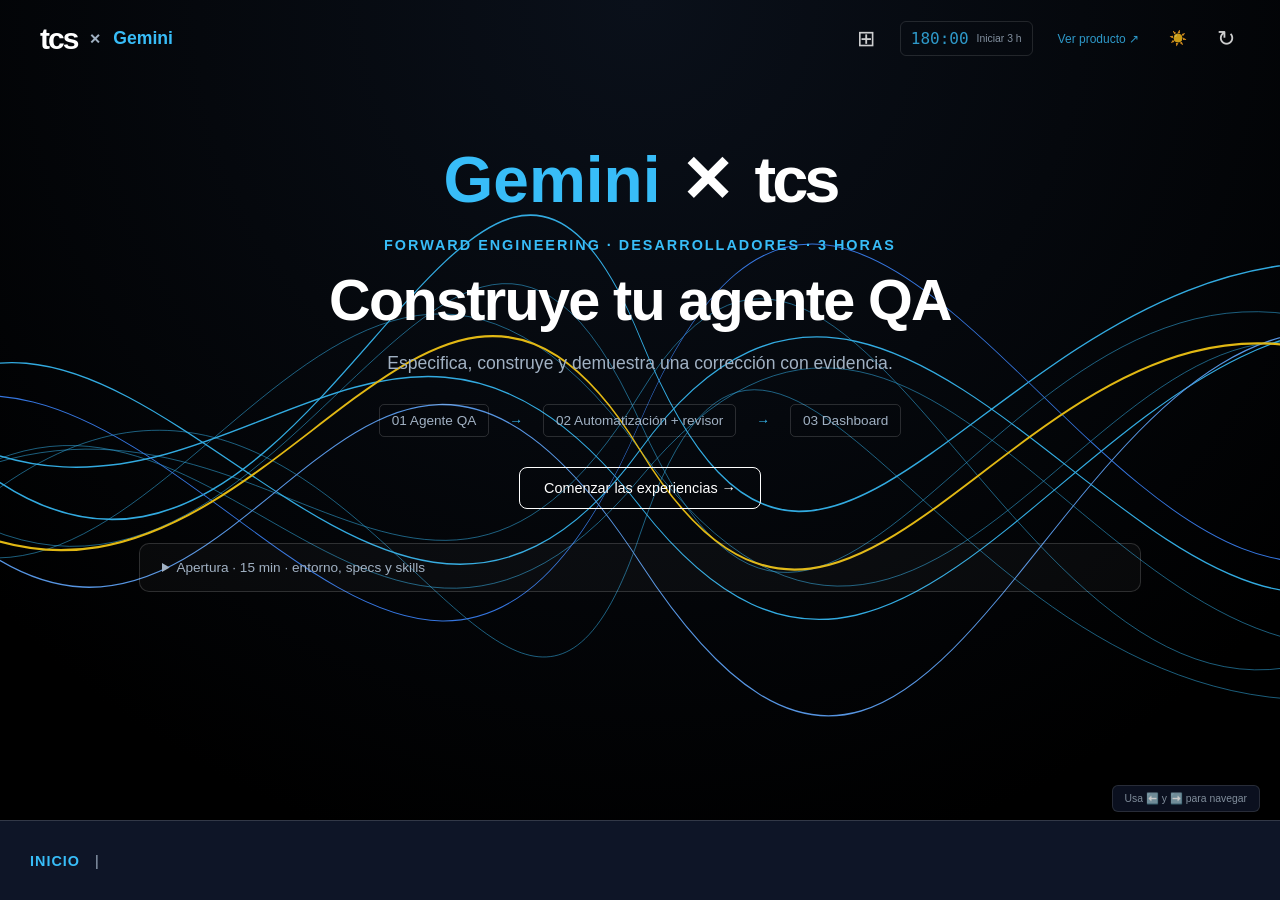
<file: WORKSHOP_GEMINI.html>
<!doctype html>
<html lang="es">
  <head>
    <meta charset="UTF-8" />
    <meta name="viewport" content="width=device-width, initial-scale=1.0" />
    <meta
      name="description"
      content="Workshop de tres horas para construir un agente QA, automatizarlo con un revisor y crear un dashboard con specs y skills."
    />
    <title>Agente QA · Workshop Gemini y Antigravity</title>
    <style>
      :root {
        --bg-color-start: #0a101a;
        --bg-color-end: #000000;
        --text-main: #ffffff;
        --text-muted: #64748b;
        --accent-blue: #38bdf8;
        --accent-blue-hover: #0ea5e9;
        --nav-bg: rgba(15, 23, 42, 0.95);
        --card-bg: rgba(255, 255, 255, 0.03);
        --card-border: rgba(255, 255, 255, 0.15);
        --wave-opacity: 0.9;
        --btn-next-bg: linear-gradient(90deg, #38bdf8 0%, #3b82f6 100%);
      }

      body.light-mode {
        --bg-color-start: #f1f5f9;
        --bg-color-end: #e2e8f0;
        --text-main: #0f172a;
        --text-muted: #64748b;
        --accent-blue: #0284c7;
        --accent-blue-hover: #0369a1;
        --nav-bg: rgba(255, 255, 255, 0.95);
        --card-bg: rgba(255, 255, 255, 0.8);
        --card-border: rgba(0, 0, 0, 0.1);
        --wave-opacity: 0.3;
        --btn-next-bg: linear-gradient(90deg, #0ea5e9 0%, #2563eb 100%);
      }

      body,
      html {
        margin: 0;
        padding: 0;
        font-family:
          -apple-system, BlinkMacSystemFont, "Segoe UI", Roboto, Oxygen, Ubuntu,
          Cantarell, sans-serif;
        background: radial-gradient(
          circle at top center,
          var(--bg-color-start) 0%,
          var(--bg-color-end) 80%
        );
        color: var(--text-main);
        overflow: hidden;
        height: 100vh;
        transition:
          background 0.5s ease,
          color 0.5s ease;
      }

      .app-container {
        position: relative;
        height: 100vh;
        display: flex;
        flex-direction: column;
      }

      .hidden {
        display: none !important;
      }
      .invisible {
        visibility: hidden !important;
      }

      /* Fondo Animado con líneas muy delgadas */
      .animated-waves-container {
        position: absolute;
        top: 0;
        left: 0;
        width: 100%;
        height: 100%;
        z-index: 0;
        overflow: hidden;
        opacity: var(--wave-opacity);
        transition: opacity 0.5s ease;
      }
      .waves {
        width: 100%;
        height: 100%;
      }
      .wave {
        animation: wave-movement 15s infinite ease-in-out;
        transform-origin: center;
      }

      .wave1 {
        animation-duration: 28s;
        stroke: var(--accent-blue);
      }
      .wave2 {
        animation-duration: 32s;
        animation-direction: reverse;
        stroke: var(--accent-blue);
      }
      .wave3 {
        animation-duration: 25s;
        stroke: var(--accent-blue);
      }
      .wave4 {
        animation-duration: 35s;
        animation-direction: reverse;
        stroke: var(--accent-blue);
      }
      .wave5 {
        animation-duration: 30s;
        stroke: var(--accent-blue);
      }
      .wave6 {
        animation-duration: 22s;
        animation-direction: reverse;
        stroke: var(--accent-blue);
      }
      .wave8 {
        animation-duration: 27s;
        stroke: var(--accent-blue);
      }
      .wave9 {
        animation-duration: 33s;
        animation-direction: reverse;
        stroke: var(--accent-blue);
      }

      .wave10 {
        animation-duration: 31s;
        stroke: #3b82f6;
      }
      .wave11 {
        animation-duration: 26s;
        animation-direction: reverse;
        stroke: #60a5fa;
      }
      .wave7 {
        animation-duration: 29s;
        stroke: #facc15;
      }

      @keyframes wave-movement {
        0% {
          transform: translateX(0) scaleY(1);
        }
        50% {
          transform: translateX(-3%) scaleY(1.08);
        }
        100% {
          transform: translateX(0) scaleY(1);
        }
      }

      /* HEADER Y BARRA SUPERIOR */
      .app-header {
        position: relative;
        z-index: 10;
        padding: 20px 40px;
        display: flex;
        justify-content: space-between;
        align-items: center;
      }

      .logo-container {
        display: flex;
        align-items: center;
        gap: 12px;
        cursor: pointer;
        transition: opacity 0.2s;
      }
      .logo-container:hover {
        opacity: 0.8;
      }

      .tcs-logo-header {
        height: 26px;
        transition: filter 0.3s ease;
      }
      .tcs-inline-logo {
        height: 50px;
        vertical-align: middle;
        transition: filter 0.3s ease;
      }

      body:not(.light-mode) .tcs-logo-header,
      body:not(.light-mode) .tcs-inline-logo {
        filter: brightness(0) invert(1);
      }

      .brand-cross {
        color: var(--text-muted);
        font-size: 0.9rem;
        font-weight: bold;
      }
      .brand-gemini {
        color: var(--accent-blue);
        font-weight: 700;
        font-size: 1.1rem;
      }

      .top-controls {
        display: flex;
        align-items: center;
        gap: 20px;
      }
      .control-btn {
        background: none;
        border: none;
        color: var(--text-main);
        font-size: 1.2rem;
        cursor: pointer;
        display: flex;
        align-items: center;
        gap: 8px;
        opacity: 0.8;
        transition: opacity 0.2s;
        padding: 5px;
      }
      .control-btn:hover {
        opacity: 1;
      }
      .lang-text {
        font-size: 0.9rem;
        font-weight: bold;
      }

      /* CONTENIDO PRINCIPAL */
      .main-content {
        flex: 1;
        display: flex;
        align-items: center;
        justify-content: center;
        text-align: center;
        padding: 20px;
        padding-bottom: 90px;
        width: 100%;
        box-sizing: border-box;
        position: relative;
        z-index: 10;
      }
      .screen-view {
        width: 100%;
        max-width: 1200px;
      }

      .btn-primary {
        background-color: transparent;
        border: 1px solid var(--text-main);
        color: var(--text-main);
        padding: 12px 24px;
        border-radius: 8px;
        font-size: 1.1rem;
        cursor: pointer;
        transition: all 0.3s ease;
      }
      .btn-primary:hover {
        background-color: rgba(150, 150, 150, 0.2);
      }

      .highlight-gemini {
        color: var(--accent-blue);
        font-weight: 700;
      }
      .main-title {
        font-size: 4rem;
        margin-bottom: 10px;
        display: flex;
        align-items: center;
        justify-content: center;
        gap: 20px;
      }
      .subtitle {
        font-size: 3.5rem;
        font-weight: 600;
        margin: 0 0 20px 0;
      }
      .description {
        font-size: 1.2rem;
        color: var(--text-muted);
        margin-bottom: 40px;
      }

      .section-eyebrow {
        color: var(--accent-blue);
        font-weight: 700;
        letter-spacing: 2px;
        text-transform: uppercase;
        font-size: 0.9rem;
      }
      .section-title {
        font-size: 2.5rem;
        margin-bottom: 50px;
      }
      .modules-grid {
        display: flex;
        gap: 20px;
        justify-content: center;
        flex-wrap: wrap;
      }
      .module-card {
        background: var(--card-bg);
        border: 1px solid var(--card-border);
        border-radius: 12px;
        padding: 30px;
        width: 250px;
        text-align: left;
        cursor: pointer;
        transition:
          transform 0.2s,
          border-color 0.2s;
        backdrop-filter: blur(8px);
      }
      .module-card:hover {
        transform: translateY(-5px);
        border-color: var(--accent-blue);
      }
      .module-number {
        background: var(--text-main);
        color: var(--bg-color-start);
        width: 30px;
        height: 30px;
        border-radius: 50%;
        display: flex;
        align-items: center;
        justify-content: center;
        font-weight: bold;
        margin-bottom: 20px;
      }
      .module-card-title {
        margin-top: 0;
        font-size: 1.2rem;
      }
      .module-card-desc {
        color: var(--text-muted);
        font-size: 0.95rem;
        line-height: 1.4;
      }

      .content-container {
        background: var(--nav-bg);
        padding: 50px;
        border-radius: 16px;
        border: 1px solid var(--card-border);
        max-width: 800px;
        margin: 0 auto;
        backdrop-filter: blur(10px);
      }
      .content-title {
        font-size: 2rem;
        margin-bottom: 30px;
      }
      .content-body {
        font-size: 1.2rem;
        min-height: 200px;
      }

      .congrats-title {
        font-size: 5rem;
        margin-bottom: 20px;
        animation: pop-in 0.5s cubic-bezier(0.175, 0.885, 0.32, 1.275) forwards;
      }
      .congrats-text {
        font-size: 1.5rem;
        color: var(--text-muted);
        margin-bottom: 40px;
      }
      @keyframes pop-in {
        0% {
          transform: scale(0.8);
          opacity: 0;
        }
        100% {
          transform: scale(1);
          opacity: 1;
        }
      }

      .confetti-container {
        position: absolute;
        top: 0;
        left: 0;
        width: 100%;
        height: 100%;
        pointer-events: none;
        z-index: 100;
        overflow: hidden;
      }
      .confetti {
        position: absolute;
        top: -20px;
        width: 10px;
        height: 20px;
        opacity: 0;
        animation: fall linear forwards;
      }
      @keyframes fall {
        0% {
          transform: translateY(-10vh) rotate(0deg);
          opacity: 1;
        }
        100% {
          transform: translateY(110vh) rotate(720deg);
          opacity: 0;
        }
      }

      /* BARRA INFERIOR SIEMPRE VISIBLE */
      .bottom-nav {
        position: fixed;
        bottom: 0;
        left: 0;
        width: 100%;
        height: 85px;
        background-color: var(--nav-bg);
        border-top: 1px solid var(--card-border);
        display: flex;
        align-items: center;
        justify-content: space-between;
        padding: 0 30px;
        box-sizing: border-box;
        z-index: 200;
        backdrop-filter: blur(15px);
      }

      .nav-module-label {
        font-weight: 700;
        color: var(--accent-blue);
        letter-spacing: 1px;
        font-size: 0.9rem;
        display: flex;
        align-items: center;
        gap: 15px;
        min-width: 120px;
      }
      .nav-divider {
        color: var(--text-muted);
        font-weight: 300;
      }

      .nav-progress-segments {
        display: flex;
        align-items: flex-start;
        gap: 5px;
        flex: 1;
        max-width: 800px;
        margin: 0 20px;
      }
      .step-segment {
        flex: 1;
        display: flex;
        flex-direction: column;
        gap: 8px;
        opacity: 0.5;
        transition: all 0.3s;
      }
      .step-segment.active {
        opacity: 1;
      }
      .step-segment.completed .step-line {
        background-color: var(--accent-blue);
      }

      .step-line {
        height: 4px;
        background-color: var(--text-muted);
        border-radius: 2px;
        width: 100%;
        transition: background-color 0.3s;
      }
      .step-segment.active .step-line {
        background-color: var(--accent-blue);
        box-shadow: 0 0 8px var(--accent-blue);
      }

      .step-label {
        font-size: 0.65rem;
        font-weight: 700;
        text-transform: uppercase;
        letter-spacing: 0.5px;
        color: var(--text-muted);
        white-space: nowrap;
        overflow: hidden;
        text-overflow: ellipsis;
      }
      .step-segment.active .step-label {
        color: var(--text-main);
      }

      .nav-actions {
        display: flex;
        gap: 10px;
        align-items: center;
      }
      .nav-btn-back {
        background: var(--card-bg);
        border: 1px solid var(--card-border);
        color: var(--text-main);
        width: 45px;
        height: 45px;
        border-radius: 8px;
        display: flex;
        align-items: center;
        justify-content: center;
        cursor: pointer;
        font-size: 1.2rem;
        transition: all 0.2s;
      }
      .nav-btn-back:hover {
        background: rgba(150, 150, 150, 0.2);
      }

      .nav-btn-next {
        background: var(--btn-next-bg);
        border: none;
        color: white;
        height: 45px;
        padding: 0 25px;
        border-radius: 8px;
        font-weight: 600;
        font-size: 1rem;
        cursor: pointer;
        display: flex;
        align-items: center;
        gap: 8px;
        transition:
          transform 0.2s,
          filter 0.2s;
      }
      .nav-btn-next:hover {
        filter: brightness(1.1);
        transform: scale(1.02);
      }

      .keyboard-hint {
        position: fixed;
        bottom: 95px;
        right: 20px;
        font-size: 0.75rem;
        color: var(--text-muted);
        background: var(--nav-bg);
        padding: 6px 12px;
        border-radius: 6px;
        border: 1px solid var(--card-border);
        opacity: 0.8;
        z-index: 300;
        pointer-events: none;
      }
    </style>
    <style>
      /* Adaptación del HTML original de la presentación para las tres experiencias. */
      :root {
        --text-muted: #a1b1c3;
      }
      body.light-mode {
        --text-muted: #475c70;
      }
      .app-header {
        flex-shrink: 0;
      }
      .tcs-wordmark {
        font-size: 30px;
        font-weight: 750;
        letter-spacing: -2px;
        color: var(--text-main);
      }
      .hero-wordmark {
        font-size: 65px;
        letter-spacing: -4px;
      }
      .main-content {
        display: block;
        overflow-y: auto;
        min-height: 0;
        padding: 20px 40px 120px;
      }
      .screen-view {
        margin: 0 auto;
      }
      #screen-home {
        padding-top: 5vh;
      }
      #screen-home .main-title {
        margin: 0 0 20px;
      }
      .subtitle {
        font-size: clamp(2rem, 4.5vw, 4rem);
        letter-spacing: -1.7px;
      }
      .description {
        font-size: 1.1rem;
        margin-bottom: 25px;
      }
      .home-route {
        display: flex;
        justify-content: center;
        align-items: center;
        gap: 20px;
        color: var(--text-muted);
        font-size: 0.85rem;
        margin: 30px 0;
      }
      .home-route span {
        padding: 8px 12px;
        border: 1px solid var(--card-border);
        border-radius: 5px;
      }
      .home-route i {
        font-style: normal;
        color: var(--accent-blue);
      }
      .intro-panel {
        max-width: 1000px;
        margin: 34px auto 0;
        border: 1px solid var(--card-border);
        border-radius: 10px;
        text-align: left;
        background: var(--card-bg);
      }
      .intro-panel > summary {
        cursor: pointer;
        font-size: 0.85rem;
        padding: 16px 22px;
        color: var(--text-muted);
      }
      .intro-grid {
        display: grid;
        grid-template-columns: 1fr 1fr;
        gap: 35px;
        padding: 8px 25px 20px;
      }
      .intro-grid h3 {
        font-size: 1rem;
      }
      .intro-grid p {
        font-size: 0.85rem;
        line-height: 1.65;
        color: var(--text-muted);
      }
      .intro-grid pre {
        font-size: 0.75rem;
        white-space: pre-wrap;
        word-break: break-word;
        padding: 12px;
        background: var(--nav-bg);
        border-radius: 6px;
      }
      .intro-grid code {
        color: var(--accent-blue);
        font-size: 0.8rem;
      }
      .control-btn {
        font-size: 0.9rem;
      }
      .timer-control {
        font-size: 0.8rem;
        border: 1px solid var(--card-border);
        padding: 7px 10px;
        border-radius: 6px;
      }
      #timer {
        font-variant-numeric: tabular-nums;
        color: var(--accent-blue);
        font-family: Consolas, monospace;
        font-size: 1rem;
      }
      #timer-label {
        font-size: 0.65rem;
        color: var(--text-muted);
      }
      .demo-link {
        text-decoration: none;
        font-size: 0.75rem;
        color: var(--accent-blue);
      }
      .content-container {
        max-width: 1180px;
        padding: 30px 35px;
        text-align: left;
      }
      .content-title {
        font-size: clamp(1.4rem, 2.5vw, 2.2rem);
        margin: 5px 0 20px;
        letter-spacing: -0.7px;
      }
      .content-body {
        font-size: 1rem;
        min-height: 0;
      }
      .step-meta {
        font-size: 0.65rem;
        letter-spacing: 1.3px;
        color: var(--accent-blue);
        margin: 0 0 24px;
      }
      .step-grid {
        display: grid;
        grid-template-columns: 1fr 1fr;
        gap: 34px;
      }
      .step-instructions {
        font-size: 0.95rem;
        line-height: 1.8;
        color: var(--text-muted);
      }
      .step-instructions > p:first-child {
        margin-top: 0;
      }
      .step-instructions ol {
        padding-left: 20px;
      }
      .step-instructions li {
        margin-bottom: 8px;
      }
      .step-instructions strong {
        color: var(--text-main);
      }
      code {
        font-family: Consolas, monospace;
        font-size: 0.86em;
        overflow-wrap: anywhere;
      }
      .step-instructions code {
        color: var(--accent-blue);
        background: var(--card-bg);
        padding: 2px 4px;
        border-radius: 3px;
      }
      .step-done {
        margin-top: 23px;
        border-left: 3px solid #7ed6b5;
        padding: 10px 16px;
        background: var(--card-bg);
        border-radius: 0 6px 6px 0;
      }
      .step-done strong {
        font-size: 0.75rem;
        color: #86dab9;
      }
      body.light-mode .step-done strong {
        color: #12664d;
      }
      .step-done p {
        font-size: 0.85rem;
        line-height: 1.6;
        margin: 5px 0;
      }
      .prompt-panel {
        padding: 18px;
        background: var(--card-bg);
        border: 1px solid var(--card-border);
        border-radius: 8px;
        align-self: start;
      }
      .prompt-heading {
        display: flex;
        justify-content: space-between;
        align-items: center;
        gap: 12px;
        margin-bottom: 15px;
      }
      .prompt-heading strong {
        font-size: 0.75rem;
        color: var(--text-muted);
      }
      .copy-button {
        font: inherit;
        font-size: 0.7rem;
        padding: 5px 11px;
        border-radius: 5px;
        border: 1px solid var(--card-border);
        color: var(--accent-blue);
        background: var(--nav-bg);
        cursor: pointer;
      }
      .prompt-panel textarea {
        display: block;
        width: 100%;
        min-height: 245px;
        resize: vertical;
        background: transparent;
        border: 0;
        color: var(--text-main);
        font-family: Consolas, monospace;
        font-size: 0.79rem;
        line-height: 1.7;
        padding: 0;
        box-sizing: border-box;
      }
      .command-label {
        font-size: 0.65rem;
        color: var(--text-muted);
        margin-top: 18px;
      }
      .prompt-panel pre {
        white-space: pre-wrap;
        word-break: break-word;
        font-size: 0.8rem;
        line-height: 1.7;
        background: var(--nav-bg);
        padding: 12px;
        border-radius: 5px;
        margin-bottom: 0;
      }
      .module-card {
        width: 290px;
        position: relative;
        padding: 30px;
        box-sizing: border-box;
      }
      .module-time {
        position: absolute;
        top: 35px;
        right: 28px;
        color: var(--accent-blue);
        font-size: 0.65rem;
        letter-spacing: 1px;
      }
      .module-card-title {
        font-size: 1.1rem;
        line-height: 1.5;
      }
      .module-card-desc {
        line-height: 1.8;
        font-size: 0.85rem;
        min-height: 70px;
      }
      .module-card-open {
        font-size: 0.75rem;
        color: var(--accent-blue);
      }
      .section-title {
        font-size: clamp(1.7rem, 3.2vw, 2.5rem);
        margin-bottom: 35px;
      }
      .congrats-title {
        font-size: clamp(2rem, 5vw, 4rem);
      }
      .congrats-text {
        font-size: 1rem;
        line-height: 1.8;
        max-width: 700px;
        margin: 0 auto 30px;
      }
      .btn-primary {
        font-size: 0.9rem;
      }
      .bottom-nav {
        height: 80px;
      }
      .nav-btn-next {
        font-size: 0.8rem;
      }
      .keyboard-hint {
        bottom: 88px;
        font-size: 0.65rem;
      }
      .waves {
        pointer-events: none;
      }
      .module-card:focus-visible,
      button:focus-visible,
      a:focus-visible,
      summary:focus-visible,
      textarea:focus-visible {
        outline: 3px solid var(--accent-blue);
        outline-offset: 5px;
      }
      @media (max-width: 900px) {
        .main-content {
          padding: 20px 24px 120px;
        }
        .app-header {
          padding: 18px 24px;
        }
        .step-grid {
          grid-template-columns: 1fr;
          gap: 24px;
        }
        .prompt-panel textarea {
          min-height: 180px;
        }
        .content-container {
          padding: 25px;
        }
        .module-card {
          width: 100%;
          max-width: 650px;
        }
        .modules-grid {
          gap: 15px;
        }
        .module-card-desc {
          min-height: 0;
        }
        .home-route {
          gap: 8px;
          flex-wrap: wrap;
        }
        .home-route span {
          font-size: 0.7rem;
        }
        .intro-grid {
          grid-template-columns: 1fr;
          gap: 8px;
        }
        .top-controls {
          gap: 12px;
        }
        .nav-progress-segments {
          margin: 0 15px;
        }
        .nav-module-label {
          min-width: 90px;
          font-size: 0.75rem;
        }
        .bottom-nav {
          padding: 0 15px;
        }
      }
      @media (max-width: 550px) {
        .app-header {
          padding: 14px 16px;
        }
        .brand-gemini {
          font-size: 0.9rem;
        }
        .brand-cross {
          display: none;
        }
        .tcs-wordmark {
          font-size: 26px;
        }
        .hero-wordmark {
          font-size: 50px;
        }
        .top-controls {
          gap: 8px;
        }
        #timer-label {
          display: none;
        }
        .timer-control {
          padding: 5px;
        }
        .demo-link {
          font-size: 0.65rem;
        }
        .main-content {
          padding: 14px 14px 105px;
        }
        #screen-home {
          padding-top: 10px;
        }
        #screen-home .main-title {
          font-size: 2.6rem;
          margin-bottom: 18px;
        }
        .section-eyebrow {
          font-size: 0.65rem;
          line-height: 1.8;
        }
        .subtitle {
          font-size: 2rem;
          letter-spacing: -1px;
        }
        .description {
          font-size: 0.9rem;
          line-height: 1.7;
        }
        .home-route {
          margin: 20px 0;
        }
        .home-route i {
          display: none;
        }
        .intro-panel {
          margin-top: 25px;
        }
        .intro-panel > summary {
          font-size: 0.75rem;
          padding: 14px;
        }
        .intro-grid {
          padding: 5px 16px 15px;
        }
        .content-container {
          padding: 20px 16px;
        }
        .content-title {
          font-size: 1.5rem;
          line-height: 1.4;
        }
        .step-instructions {
          font-size: 0.88rem;
        }
        .step-meta {
          font-size: 0.55rem;
          line-height: 1.8;
        }
        .prompt-panel {
          padding: 14px;
        }
        .prompt-panel textarea {
          font-size: 0.74rem;
          min-height: 240px;
        }
        .nav-progress-segments {
          display: none;
        }
        .nav-module-label {
          font-size: 0.65rem;
          min-width: 0;
        }
        .nav-divider {
          display: none;
        }
        .bottom-nav {
          padding: 0 14px;
          height: 73px;
        }
        .nav-btn-next {
          padding: 0 13px;
          font-size: 0.73rem;
        }
        .keyboard-hint {
          display: none;
        }
        .congrats-text {
          font-size: 0.9rem;
        }
        .module-card {
          padding: 23px;
        }
        .module-time {
          top: 28px;
          right: 23px;
        }
      }
      @media (prefers-reduced-motion: reduce) {
        .wave,
        .confetti,
        .congrats-title {
          animation: none;
        }
        .control-btn,
        .module-card {
          transition: none;
        }
      }
    </style>
  </head>
  <body>
    <div class="app-container">
      <!-- Fondo Animado -->
      <div class="animated-waves-container">
        <svg
          class="waves"
          xmlns="http://www.w3.org/2000/svg"
          viewBox="0 0 1440 320"
          preserveAspectRatio="none"
        >
          <path
            class="wave wave1"
            fill="none"
            stroke="rgba(56, 189, 248, 0.4)"
            stroke-width="0.3"
            d="M-200,160 C150,300 350,0 720,160 C1090,320 1290,20 1640,160"
          ></path>
          <path
            class="wave wave2"
            fill="none"
            stroke="rgba(56, 189, 248, 0.3)"
            stroke-width="0.5"
            d="M-200,120 C200,250 400,50 720,180 C1040,310 1240,80 1640,120"
          ></path>
          <path
            class="wave wave3"
            fill="none"
            stroke="rgba(56, 189, 248, 0.5)"
            stroke-width="0.3"
            d="M-200,200 C250,80 450,280 720,140 C990,0 1190,350 1640,200"
          ></path>
          <path
            class="wave wave4"
            fill="none"
            stroke="rgba(56, 189, 248, 0.2)"
            stroke-width="0.6"
            d="M-200,100 C300,350 500,-50 720,120 C940,290 1140,50 1640,100"
          ></path>
          <path
            class="wave wave5"
            fill="none"
            stroke="rgba(125, 211, 252, 0.4)"
            stroke-width="0.3"
            d="M-200,240 C350,0 550,350 720,190 C890,30 1090,300 1640,240"
          ></path>
          <path
            class="wave wave6"
            fill="none"
            stroke="rgba(14, 165, 233, 0.3)"
            stroke-width="0.5"
            d="M-200,180 C100,20 400,300 720,160 C1040,20 1340,300 1640,180"
          ></path>
          <path
            class="wave wave8"
            fill="none"
            stroke="rgba(56, 189, 248, 0.3)"
            stroke-width="0.3"
            d="M-200,140 C280,320 480,-20 720,150 C960,320 1160,20 1640,140"
          ></path>
          <path
            class="wave wave9"
            fill="none"
            stroke="rgba(56, 189, 248, 0.4)"
            stroke-width="0.3"
            d="M-200,220 C180,50 380,300 720,170 C1060,40 1260,280 1640,220"
          ></path>

          <path
            class="wave wave10"
            fill="none"
            stroke="rgba(59, 130, 246, 0.3)"
            stroke-width="0.4"
            d="M-200,170 C150,50 450,350 720,150 C990,-50 1290,300 1640,170"
          ></path>
          <path
            class="wave wave11"
            fill="none"
            stroke="rgba(37, 99, 235, 0.2)"
            stroke-width="0.5"
            d="M-200,130 C250,350 350,20 720,200 C1090,380 1190,50 1640,130"
          ></path>

          <path
            class="wave wave7"
            fill="none"
            stroke="rgba(250, 204, 21, 0.7)"
            stroke-width="0.8"
            d="M-200,150 C250,300 450,20 720,160 C990,300 1190,40 1640,150"
          ></path>
        </svg>
      </div>

      <!-- HEADER -->
      <header class="app-header">
        <div
          class="logo-container"
          onclick="showScreen('screen-home')"
          title="Ir al Inicio"
        >
          <span class="tcs-wordmark" aria-label="TCS">tcs</span>
          <span class="brand-cross">✕</span>
          <span class="brand-gemini">Gemini</span>
        </div>

        <div class="top-controls">
          <button
            class="control-btn"
            onclick="showScreen('screen-modules')"
            title="Menú de Módulos"
          >
            <span style="font-size: 1.4rem">⊞</span>
          </button>
          <button
            class="control-btn timer-control"
            onclick="toggleTimer()"
            title="Iniciar o pausar temporizador"
          >
            <span id="timer">180:00</span
            ><span id="timer-label">Iniciar 3 h</span>
          </button>
          <a
            class="control-btn demo-link"
            href="pagina/index.html"
            target="_blank"
            rel="noopener"
            >Ver producto ↗</a
          >
          <button
            class="control-btn"
            onclick="toggleTheme()"
            title="Cambiar Tema"
          >
            <span id="theme-icon">☀️</span>
          </button>
          <button
            class="control-btn"
            onclick="location.reload()"
            title="Reiniciar Aplicación"
          >
            <span style="font-size: 1.4rem">↻</span>
          </button>
        </div>
      </header>

      <!-- PANTALLAS DE CONTENIDO -->
      <main class="main-content">
        <!-- PANTALLA 1: INICIO -->
        <div id="screen-home" class="screen-view">
          <h1 class="main-title">
            <span class="highlight-gemini">Gemini</span> ✕
            <span class="tcs-wordmark hero-wordmark">tcs</span>
          </h1>
          <p class="section-eyebrow">
            FORWARD ENGINEERING · DESARROLLADORES · 3 HORAS
          </p>
          <h2 class="subtitle" id="t-home-sub">Construye tu agente QA</h2>
          <p class="description" id="t-home-desc">
            Especifica, construye y demuestra una corrección con evidencia.
          </p>
          <div class="home-route">
            <span>01 Agente QA</span><i>→</i
            ><span>02 Automatización + revisor</span><i>→</i
            ><span>03 Dashboard</span>
          </div>
          <button
            class="btn-primary"
            onclick="showScreen('screen-modules')"
            id="t-home-btn"
          >
            Comenzar las experiencias →
          </button>

          <details class="intro-panel">
            <summary>Apertura · 15 min · entorno, specs y skills</summary>
            <div class="intro-grid">
              <div>
                <h3>Qué vamos a construir</h3>
                <p>
                  Un agente de QA. La calculadora es la aplicación que revisará.
                  Encontraremos dos fallas, corregiremos el código y mostraremos
                  el nuevo resultado.
                </p>
                <p>
                  <strong>SDD</strong> · Spec → plan → tareas → código →
                  verificación.
                </p>
                <p>
                  <strong>Skills</strong> · Procedimientos reutilizables de
                  Antigravity en <code>.agents/skills/</code>, cada uno con su
                  <code>SKILL.md</code>.
                </p>
                <p>
                  <strong>Agenda</strong> · Apertura 15 · Agente 45 · Flujo 45 ·
                  Pausa 10 · Página 55 · Cierre 10.
                </p>
              </div>
              <div>
                <h3>Antes de empezar</h3>
                <p>
                  Descarga el repositorio completo y extrae el ZIP. Necesitas
                  Antigravity con sesión iniciada, Python 3.12 y Node 22+.
                  Si faltan Python o Node, el preparador indica qué instalar con TI.
                  No necesitas Git si descargaste el ZIP.
                </p>
                <p>
                  El facilitador entrega el motor, las pruebas, las skills y la
                  infraestructura. El equipo construye los agentes y la página.
                </p>
                <pre>
powershell -NoProfile -ExecutionPolicy Bypass -File .\preparar-workshop.ps1</pre
                >
                <p>
                  Ejecuta ese único comando en PowerShell, dentro del repositorio,
                  antes del taller. Crea la práctica, prepara <code>.venv</code>,
                  instala las dependencias y comprueba tres skills y las pruebas
                  locales. El kit nuevo debe mostrar 2/4 y 50 % por el bug preparado.
                  Si se interrumpe, repite el mismo comando: conserva tu trabajo.
                </p>
                <p>
                  Al ver <strong>PREPARACION COMPLETA</strong>, abre
                  <code>practica/equipo-01</code> en Antigravity y sigue los prompts.
                  Los agentes y la página los construirás tú.
                  <strong>La API key se configura una sola vez, después de construir
                  el primer agente y antes de ejecutarlo con Gemini.</strong>
                  No actives el entorno manualmente: los comandos cortos
                  <code>taller.ps1</code> lo usan por ti.
                </p>
                <p>
                  La preparación instala paquetes Python y necesita conexión.
                  Si TI restringe scripts o descargas, comparte el mensaje con TI.
                  Para la demostración del facilitador usa <code>.\iniciar.ps1</code>.
                  Specs, skills y vibe coding se aplican desde el módulo 1.
                </p>
              </div>
            </div>
          </details>
        </div>
        <!-- PANTALLA 2: SELECCIÓN DE MÓDULOS -->
        <div id="screen-modules" class="screen-view hidden">
          <p class="section-eyebrow" id="t-mod-eyebrow">EL RECORRIDO DE HOY</p>
          <h2 class="section-title" id="t-mod-title">
            Tres experiencias y una opcional, un mismo producto
          </h2>
          <div class="modules-grid" id="modules-container"></div>
        </div>

        <!-- PANTALLA 3: PASOS / CONTENIDO -->
        <div id="screen-content" class="screen-view hidden">
          <div class="content-container">
            <h2 class="content-title" id="content-header">Título</h2>
            <div class="content-body" id="content-body">Contenido...</div>
          </div>
        </div>

        <!-- PANTALLA 4: FELICITACIONES -->
        <div id="screen-congrats" class="screen-view hidden">
          <div id="confetti-layer" class="confetti-container"></div>
          <h1 class="congrats-title" id="t-congrats-title">¡Felicitaciones!</h1>
          <p class="congrats-text" id="t-congrats-text">
            Acaban de completar el módulo con éxito.
          </p>
          <button
            class="btn-primary"
            onclick="goToNextModule()"
            id="t-congrats-btn"
          >
            Ir al siguiente módulo →
          </button>
        </div>
      </main>

      <!-- BARRA INFERIOR DE NAVEGACIÓN -->
      <nav class="bottom-nav" id="bottom-navigation">
        <div class="nav-module-label">
          <span id="nav-module-name">INICIO</span>
          <span class="nav-divider">|</span>
        </div>

        <div class="nav-progress-segments" id="nav-progress-segments">
          <!-- Segmentos del módulo -->
        </div>

        <div class="nav-actions">
          <button
            class="nav-btn-back invisible"
            id="nav-btn-prev"
            onclick="handlePrevStep()"
            title="Anterior"
          >
            ←
          </button>
          <button
            class="nav-btn-next invisible"
            id="nav-btn-next"
            onclick="handleNextStep()"
          >
            <span id="nav-next-text">Siguiente</span> →
          </button>
        </div>
      </nav>

      <div class="keyboard-hint" id="keyboard-hint">
        Usa ⬅️ y ➡️ para navegar
      </div>
    </div>

    <script>
      /* Guion de tres horas. Cada paso contiene instrucciones utilizables y su evidencia. */
      window.WORKSHOP_MODULES = [
        {
          id: 1,
          title_es: "Construye tu agente QA",
          title_en: "Build your QA agent",
          minutes: 45,
          description:
            "De una especificación a dos herramientas y un diagnóstico verificable.",
          steps: [
            {
              label: "Spec",
              minutes: 6,
              title: "Define qué debe comprobar el agente",
              body: "<p>El agente es de QA. Su aplicación bajo prueba es un motor de cálculo pequeño, con un bug preparado. Abre <code>specs/aplicacion.md</code> y <code>contratos/casos.json</code>. Con 20 operaciones y 4 transferencias, el criterio exige 74 y el motor inicial devuelve 99.</p><ol><li>Abre tu carpeta de práctica en Antigravity.</li><li>Invoca la skill <code>/especificar</code> y revisa los criterios antes de generar código.</li><li>Comprueba que cada hallazgo conserve el ID de la prueba y su evidencia.</li></ol>",
              prompt:
                "/especificar Crea specs/agente-qa.md. Construiremos un agente QA en Python con ADK. Lee specs/aplicacion.md y contratos/casos.json. Define dos herramientas, leer_criterios() y ejecutar_pruebas(), que usen qa_core.Evidence sobre una Snapshot. El agente debe ejecutar ambas, explicar esperado y obtenido y devolver summary, findings [{case_id, description, recommendation}] y next_action. Incluye criterios para la versión defectuosa (2 fallas, 50 %), corregida (0 fallas, 100 %) y trazabilidad. La spec debe distinguir modo evidencia de llamadas reales a Gemini. Espera la revisión del equipo antes de implementar.",
              done: "Spec revisada con entradas, dos herramientas, salida y criterios de aceptación.",
            },
            {
              label: "Skill",
              minutes: 4,
              title: "Haz explícita la forma de trabajar",
              body: "<p>Abre <code>.agents/skills/verificar/SKILL.md</code>. Identifica su <code>name</code>, <code>description</code> y procedimiento. Las skills guían a Antigravity durante la construcción. El agente QA que vas a crear ejecutará sus propias herramientas ADK.</p><ol><li>Agrega una comprobación de las huellas <code>source_hash</code> y <code>contract_hash</code> en la evidencia.</li><li>Invócala por nombre en una petición.</li><li>Comprueba que el resultado siga ese formato.</li></ol>",
              prompt:
                "Revisa la skill verificar de este workspace. Añade una comprobación para que la evidencia incluya source_hash y contract_hash, además del ID, criterio, esperado y obtenido de cada falla. Aplica esta skill cuando verifiquemos el agente. Conserva las expectativas del contrato de pruebas.",
              done: "Una skill real editada y su aplicación identificada en la conversación.",
            },
            {
              label: "Plan",
              minutes: 4,
              title: "Revisa el plan antes de construir",
              body: "<p>Usa Planning o <code>/plan</code>. Revisa qué archivos propone tocar Antigravity y cómo verificará cada tarea. El kit ya proporciona el runner, la persistencia y el servidor.</p><ol><li>Separa herramientas, agente y verificación.</li><li>Comprueba que reutilice <code>qa_core.py</code>.</li><li>Comenta el plan y apruébalo cuando cubra los criterios.</li></ol>",
              prompt:
                '/plan Lee specs/agente-qa.md. Escribe specs/agente-plan.md con T1 herramientas, T2 agente y T3 verificación. Usa qa_core.Evidence y Snapshot, y exporta create_agent(evidence, model=None) y root_agent desde agente/agent.py. La herramienta ejecutar_pruebas debe guardar el resultado en tool_context.state["evidencia"]. El agente guarda el diagnóstico JSON en output_key "diagnostico". Incluye archivos y verificación por tarea. Espera la revisión antes de implementar.',
              done: "Plan revisado con tareas pequeñas y comprobaciones observables.",
            },
            {
              label: "Construir",
              minutes: 18,
              title: "Construye una tarea y observa su resultado",
              body: "<ol><li>Usa <code>/implementar</code> sobre T1. Revisa el diff.</li><li>Repite con T2 y T3.</li><li>Comprueba localmente las herramientas con Antigravity. Todavía no necesitas la API key.</li><li>Deja <code>agente/agent.py</code> listo para la primera ejecución del siguiente paso.</li></ol><p>Si tu equipo necesita recuperarse, compara con la solución completa que entregó el facilitador.</p>",
              prompt:
                "/implementar T1 de specs/agente-plan.md. Reutiliza Evidence del kit, con docstrings claros y argumentos tipados. Ejecuta su verificación y muestra el diff. Al terminar, detente para que el equipo revise. Repetiremos después con las tareas restantes.",
              done: "Agente implementado y herramientas comprobadas localmente, listo para ejecutarlo con Gemini.",
            },
            {
              label: "Verificar",
              minutes: 11,
              title: "Muestra la ejecución, no solo la respuesta",
              body: "<ol><li>El agente ya está construido. Configura ahora <code>GOOGLE_API_KEY</code> una sola vez en el <code>.env</code> de tu práctica; conserva <code>GEMINI_MODEL</code> o revisa el modelo disponible en tu cuenta.</li><li>Ejecuta el comando de abajo desde la terminal de Antigravity, en <code>practica/equipo-01</code>. Abre <code>http://127.0.0.1:8000</code>, elige <code>agente</code> y pide revisar la versión actual.</li><li>En Events identifica <code>leer_criterios</code> y <code>ejecutar_pruebas</code>.</li><li>Comprueba QA-02 esperado 25, obtenido 50 y QA-03 esperado 74, obtenido 99; relaciónalos con la spec.</li></ol><p>El comando usa el entorno ya preparado. Deja esta terminal abierta durante la prueba. Si no tienes clave o cuota, pide a Antigravity comprobar las herramientas localmente y registra la llamada a Gemini como pendiente.</p>",
              prompt:
                "/verificar specs/agente-qa.md. Comprueba las dos herramientas, la cobertura de los dos casos fallidos y que el agente conserve esperado y obtenido. Entrega la tabla criterio, evidencia y resultado. Indica si la prueba llamó a Gemini o se ejecutó localmente.",
              command: ".\\taller.ps1 agente",
              done: "Dos defectos reproducibles y evidencia de cómo se obtuvieron.",
            },
            {
              label: "Reto",
              minutes: 2,
              title: "Un caso límite que el agente pueda explicar",
              body: "<p><strong>Opcional.</strong> Hazlo solo si tu equipo va a tiempo; si no, usa estos minutos como margen.</p><p>Como extensión, agrega QA-05 para 11 operaciones y 0 transferencias. La especificación exige 27.50 y la versión con error obtiene 52.50.</p><p>Con este quinto caso, la versión inicial tiene 2/5 aprobadas y muestra 40 %. La corregida tendrá 5/5 y 100 %. Usa estos nuevos totales en las verificaciones siguientes. El recorrido base conserva cuatro casos.</p><p>Si la implementación falla, corrige el motor contra el criterio acordado.</p>",
              prompt:
                "/especificar Añade QA-05 con 11 operaciones y 0 transferencias, esperado 27.50. Actualiza la spec antes de agregar el caso al contrato y repetir la verificación. Explica qué límite cubre.",
              done: "Un caso adicional que cubre el primer valor después del tramo gratuito.",
            },
          ],
        },
        {
          id: 2,
          title_es: "Automatiza y añade un revisor",
          title_en: "Automate and add a reviewer",
          minutes: 45,
          description:
            "El mismo agente se ejecuta con un disparador y un segundo agente revisa la evidencia.",
          steps: [
            {
              label: "Spec",
              minutes: 5,
              title: "Define el flujo y su segundo agente",
              body: "<p>Especifica un flujo <strong>cambio de código → agente QA → agente revisor → reporte JSON</strong>. El revisor recibe todos los resultados y comprueba que el diagnóstico corresponda a las fallas reales.</p><p>Los resultados de las pruebas determinan si el motor cumple. La revisión se refiere a la consistencia del reporte.</p>",
              prompt:
                "/especificar Crea specs/flujo.md. Reutiliza el agente QA anterior y añade un revisor ADK sin herramientas. Recibe diagnostico y evidencia en el estado, y devuelve decision VALIDADO u OBSERVADO y observations. Disparadores: cambio local en app/calculadora.mjs, ejecución manual y push en GitHub Actions. Registra una fila lógica por combinación de fuente, contrato y modo. Conserva el último reporte válido ante errores y muestra su origen. Incluye criterios de repetición y cambio automático.",
              done: "Spec con dos agentes, disparador, errores y contrato del reporte.",
            },
            {
              label: "Plan",
              minutes: 3,
              title: "Reutiliza el agente que ya construiste",
              body: "<p>El kit incluye <code>procesar.py</code>, <code>servidor.py</code>, los modelos de salida en <code>flujo/modelos.py</code> y una plantilla en <code>plantillas/flujo/agent.py</code> con los imports y la interfaz que espera <code>procesar.py</code>. Copia la plantilla a <code>flujo/agent.py</code>: solo faltan el revisor y la secuencia. Revisa que el segundo agente reciba la evidencia completa.</p>",
              prompt:
                '/plan Lee specs/flujo.md, procesar.py y flujo/agent.py, copiado de plantillas/flujo/agent.py. Los modelos Analysis y Review ya están en flujo/modelos.py. Propón T1 la instrucción del revisor con {evidencia}, {diagnostico} y {contexto?}, T2 completar create_pipeline(evidence, model) con el revisor y SequentialAgent según los TODO de la plantilla, T3 verificación del flujo. Conserva output_schema Review, output_key revision e include_contents="none". Reutiliza la infraestructura del kit.',
              done: "El plan conecta ambos agentes mediante estado compartido.",
            },
            {
              label: "Construir",
              minutes: 15,
              title: "Añade una revisión verificable",
              body: "<ol><li>Implementa las tareas del flujo con <code>/implementar</code>.</li><li>Usa el mismo <code>.env</code> del bloque 1. No vuelvas a configurar la clave.</li><li>En otra terminal de la práctica ejecuta el comando de abajo para probar ambos agentes.</li><li>Abre el reporte y localiza herramientas, diagnóstico y respuesta del revisor.</li></ol><p>La revisión debe cubrir todos los casos fallidos y señalar cualquier conclusión sin respaldo.</p>",
              prompt:
                "/implementar T1 de specs/flujo-plan.md. Completa la instrucción del revisor en flujo/agent.py y verifica que nombre las comprobaciones de specs/flujo.md. Después completaremos el pipeline y su comprobación. Conserva la evidencia de las herramientas y limita los hallazgos a los casos fallidos.",
              command: ".\\taller.ps1 flujo",
              done: "Dos agentes ejecutados y un reporte estructurado con su traza.",
            },
            {
              label: "Automatizar",
              minutes: 12,
              title: "Guardar el código dispara una revisión",
              body: "<ol><li>Detén ADK Web con Ctrl+C en su terminal. Desde la carpeta de práctica ejecuta el comando de abajo una vez: inicia el servidor en el puerto 8767 y deja la vigilancia activa.</li><li>Consulta <code>http://127.0.0.1:8767/api/status</code> y abre <code>salida/ultimo.json</code> con Antigravity. La página se construirá en el bloque 3.</li><li>Corrige la operación cobrada con <code>Math.max(0, operaciones - 10)</code> y guarda el archivo.</li><li>Espera el reporte con disparador <code>cambio</code>. Conserva esta terminal abierta también para el dashboard.</li></ol><p>El facilitador puede mostrar su dashboard de referencia. GitHub Actions queda como extensión posterior.</p>",
              prompt:
                "Lee specs/flujo.md y revisa .github/workflows/qa.yml. Explica qué cambio lo dispara, dónde se configura la clave y cómo se conserva el artefacto cuando una prueba falla. Comprueba la vigilancia local guardando una corrección en app/calculadora.mjs.",
              command: ".\\taller.ps1 automatizar",
              done: "Cambio de código seguido de ejecución automática y reporte nuevo.",
            },
            {
              label: "Verificar",
              minutes: 8,
              title: "Compara antes y después",
              body: "<p>Con el contrato base, la versión inicial tiene 2/4 aprobadas y la corregida 4/4. Si añadiste QA-05, compara 2/5 y 5/5. Comprueba que la huella del código cambió y la del contrato se conservó entre las dos versiones del mismo contrato. Repite la misma versión y verifica un único registro por contenido y modo.</p>",
              prompt:
                "/verificar specs/flujo.md. Comprueba el disparador cambio, el segundo agente, la correspondencia del reporte con las pruebas, la identidad por contenido y la conservación del último reporte ante errores. Muestra evidencia por criterio.",
              done: "Falla reproducida, corrección verificada y repetición sin duplicados.",
            },
            {
              label: "Reto",
              minutes: 2,
              title: "Pon a prueba al revisor",
              body: "<p><strong>Opcional.</strong> Hazlo solo si tu equipo va a tiempo; si no, pasa a la pausa.</p><p>En otra terminal de la práctica ejecuta <code>.\\taller.ps1 revisor</code>. Usa pruebas reales de la versión con error y presenta al segundo agente un diagnóstico que afirma que todo pasó. El revisor debe marcarlo OBSERVADO y explicar la contradicción.</p><p>Reutiliza la clave ya configurada y requiere el flujo implementado. El resultado queda en <code>salida/reto-revisor.json</code>. Después corresponde una pausa de 10 minutos.</p>",
              prompt:
                "Comprueba el revisor con evidencia donde QA-03 falla y un diagnóstico que dice que todas las pruebas pasaron. Debe devolver OBSERVADO y mencionar la contradicción concreta.",
              command: ".\\taller.ps1 revisor",
              done: "El revisor detecta un diagnóstico que contradice los resultados originales.",
            },
          ],
        },
        {
          id: 3,
          title_es: "Construye el dashboard de resultados",
          title_en: "Build the results dashboard",
          minutes: 55,
          description:
            "De la spec de interfaz a una página que muestra el reporte real del agente.",
          steps: [
            {
              label: "Spec",
              minutes: 7,
              title: "Especifica lo que la página debe demostrar",
              body: "<p>El dashboard es el producto visible de la revisión. Abre <code>salida/ultimo.json</code> y usa ese contrato real. Debe mostrar totales, porcentaje, hallazgos, revisión y evidencia de cada caso.</p><p>Escribe primero los criterios. Con cuatro pruebas y dos fallas debe mostrar 50 %. Al cargar la versión corregida, 100 %.</p>",
              prompt:
                "/especificar Crea specs/pagina.md para un dashboard QA con HTML, CSS y JavaScript. Usa el contrato real de salida/ultimo.json. Incluye total, aprobadas, fallidas, porcentaje, lista filtrable de casos con esperado y obtenido, diagnóstico, revisión y traza. Permite importar JSON y conserva los datos ante un archivo inválido. Distingue modo evidencia y Gemini. Responsive desde 375 px y usable con teclado. Los controles locales usan las rutas existentes de servidor.py. No expongas claves en la página.",
              done: "Spec de interfaz con datos reales y casos comprobables.",
            },
            {
              label: "Plan",
              minutes: 5,
              title: "Define una construcción que puedas revisar",
              body: "<p>El kit trae el HTML y el CSS de la página en <code>plantillas/pagina/</code>. Cópialos a <code>pagina/</code>: el equipo construye <code>pagina/app.js</code>. Revisa la skill <code>implementar</code> y el plan. Empieza por validar el JSON y calcular el resumen, continúa con la tabla y termina con controles y accesibilidad. Los controles que no alcances pueden quedar ocultos.</p>",
              prompt:
                "/plan Lee specs/pagina.md, servidor.py y pagina/index.html, copiado de plantillas/pagina/ junto con estilos.css. Escribe specs/pagina-plan.md para construir pagina/app.js sobre los id y clases existentes del HTML. Divide el trabajo en validación y renderizado de JSON, contadores y filtros, integración local y verificación visual. Reutiliza las rutas /api/report, /api/status, /api/run y /api/history. Renderiza textos importados con textContent. Incluye el comportamiento cuando el servidor no está disponible.",
              done: "Plan con archivos, contrato de datos y comprobaciones por tarea.",
            },
            {
              label: "Construir",
              minutes: 25,
              title: "Deja que Antigravity escriba y revisa el diff",
              body: "<ol><li>Implementa cada tarea con la skill correspondiente.</li><li>Prueba primero un reporte guardado de la versión defectuosa.</li><li>Usa el servidor del bloque 2 y abre <code>http://127.0.0.1:8767/</code> para ver la página del equipo.</li><li>Solicita los cambios de alcance actualizando la spec.</li></ol><p>El servidor puede seguir activo mientras guardas <code>app.js</code>. Cambia el HTML o el CSS de la plantilla solo si la spec lo pide. La solución completa del facilitador también admite un ejemplo guardado e importación de JSON.</p>",
              prompt:
                "/implementar T1 de specs/pagina-plan.md en pagina/app.js. Usa JavaScript sin frameworks sobre el HTML y el CSS de la plantilla. Valida el contrato antes de reemplazar los datos visibles. Haz que el filtro conserve los contadores globales y muestra siempre el origen de la ejecución. Revisa el diff antes de avanzar a las siguientes tareas.",
              done: "Dashboard que carga y presenta el reporte de QA.",
            },
            {
              label: "Verificar",
              minutes: 15,
              title: "Comprueba la página contra la spec",
              body: "<ol><li>En el navegador comprueba 4 pruebas, 2 fallas y 50 %.</li><li>Filtra fallidos y abre esperado y obtenido.</li><li>Aplica la corrección y espera el nuevo reporte automático.</li><li>Importa un JSON inválido y conserva el último resultado visible.</li><li>Recorre los controles con Tab y verifica el ancho de 375 px.</li></ol>",
              prompt:
                "/verificar specs/pagina.md. Comprueba en el navegador los reportes defectuoso y corregido, el filtro, importación inválida, teclado y ancho móvil. Toma capturas y entrega un walkthrough que vincule criterio y evidencia. Registra las validaciones pendientes, incluidas las que requieren Gemini real.",
              done: "Walkthrough con resultados, capturas y criterios cumplidos.",
            },
            {
              label: "Reto",
              minutes: 3,
              title: "Cuenta la historia con evidencia",
              body: "<p><strong>La mejora es opcional; la demo no.</strong> Si tu equipo va justo, usa estos minutos solo para preparar la demo.</p><p>Agrega una mejora definida en la spec, como filtrar casos por ID o comparar dos ejecuciones. Prepara una demo de dos minutos.</p><ol><li>Muestra la spec y una skill aplicada.</li><li>Abre un hallazgo y su evidencia.</li><li>Muestra la automatización y el segundo agente.</li><li>Termina con el dashboard después de corregir el bug.</li></ol>",
              prompt:
                "/especificar Añade un filtro por ID de caso al dashboard. Define su criterio, actualiza el plan, implementa el cambio y verifica que los totales globales se conserven.",
              done: "Entrega con tres specs, skills usadas, dos agentes, automatización y página.",
            },
          ],
        },
        {
          id: 4,
          optional: true,
          title_es: "Añade contexto con RAG",
          title_en: "Add context with RAG",
          minutes: 20,
          description:
            "Opcional. Una tercera herramienta recupera reglas y defectos anteriores para que cada hallazgo cite su fuente.",
          steps: [
            {
              label: "Spec",
              minutes: 4,
              title: "Define qué contexto puede citar el agente",
              body: "<p>Un agente que solo ve pruebas no sabe si un defecto ya ocurrió ni qué severidad tiene. RAG añade ese conocimiento: <strong>recupera</strong> fragmentos de <code>conocimiento/</code>, los <strong>aumenta</strong> en el contexto del modelo y <strong>genera</strong> un diagnóstico que cita su fuente.</p><ol><li>Abre los tres documentos de <code>conocimiento/</code>: reglas de negocio, historial de defectos y severidad. Son ficticios.</li><li>Invoca <code>/especificar</code> y exige que toda cita sea verificable.</li><li>Comprueba que la spec separa el veredicto, que dan las pruebas, del contexto, que solo apoya la explicación.</li></ol>",
              prompt:
                "/especificar Crea specs/rag.md. Añade una tercera herramienta buscar_contexto(consulta) al agente QA que recupera fragmentos de conocimiento/*.md por palabras clave, sin embeddings ni llamadas extra al modelo. Cada fragmento es una sección ## y su fuente es archivo.md#Título. Cada hallazgo añade sources con fuentes devueltas por la herramienta y el reporte añade context con los fragmentos recuperados. Criterios: la consulta 'operaciones gratuitas cobradas' devuelve DEF-101, una consulta ajena devuelve lista vacía, una fuente no recuperada hace rechazar el reporte y el veredicto no cambia. Espera la revisión antes de implementar.",
              done: "Spec con herramienta, formato de fuente, rechazo de citas inventadas y límite del contexto.",
            },
            {
              label: "Plan",
              minutes: 3,
              title: "Reparte el trabajo sin tocar el veredicto",
              body: "<p>El kit ya incluye <code>conocimiento/</code>, <code>qa_core.search_knowledge</code> y <code>Evidence.context</code>. Falta conectar la búsqueda al agente, al esquema del hallazgo y al dashboard.</p><ol><li>Separa herramienta, esquema y dashboard.</li><li>Comprueba que el plan no modifica <code>contratos/</code> ni las pruebas.</li><li>Aprueba cuando cada tarea tenga su comprobación.</li></ol>",
              prompt:
                "/plan Lee specs/rag.md, qa_core.py y agente/agent.py. Escribe specs/rag-plan.md con T1 herramienta buscar_contexto en agente/agent.py que llama a Evidence.context y guarda evidence.citations en tool_context.state['contexto'], T2 campo sources: list[str] en Finding de flujo/agent.py más instrucciones del agente QA y del revisor con {contexto?}, T3 dashboard que muestre las fuentes de cada hallazgo con textContent y verificación. Incluye archivos y comprobación por tarea. Espera la revisión.",
              done: "Plan con tres tareas pequeñas y sin cambios al contrato de pruebas.",
            },
            {
              label: "Construir",
              minutes: 7,
              title: "Conecta la búsqueda y observa la llamada",
              body: "<ol><li>Usa <code>/implementar</code> sobre T1 y revisa el diff.</li><li>Abre <code>.\\taller.ps1 agente</code> con la misma clave del bloque 1 y comprueba en Events que aparece <code>buscar_contexto</code> después de <code>ejecutar_pruebas</code>.</li><li>Repite con T2 y T3.</li><li>Ejecuta el flujo con Gemini y abre el reporte: cada hallazgo trae <code>sources</code> y el reporte trae <code>context</code>.</li></ol><p><strong>Cuota.</strong> Las llamadas y los límites dependen del modelo y de la cuota de cada proyecto. Comprueba la cuota antes del taller y ensaya con la clave de cada equipo. Si el modelo cita una fuente que no recuperó, el reporte se rechaza y se conserva el último válido.</p>",
              prompt:
                "/implementar T1 de specs/rag-plan.md. La herramienta recibe consulta: str y tool_context, usa Evidence.context y guarda las citas en el estado. Documenta con un docstring cuándo usarla. Ejecuta su verificación, muestra el diff y detente para la revisión. Después repetiremos con T2 y T3.",
              command: ".\\taller.ps1 flujo",
              done: "Herramienta visible en la traza y hallazgos con fuentes recuperadas.",
            },
            {
              label: "Verificar",
              minutes: 4,
              title: "Comprueba que cada cita existe",
              body: "<ol><li>Abre el dashboard y expande <em>Fuente</em> en QA-02 y QA-03. Debe verse DEF-101 con su extracto.</li><li>Confirma que 2 de 4 y 50 % no cambiaron: el contexto no altera el veredicto.</li><li>Importa un reporte editado que cite <code>inventado.md#Falso</code>. El dashboard debe rechazarlo y conservar el anterior.</li><li>Cambia un documento de <code>conocimiento/</code> y comprueba que se genera un reporte nuevo.</li></ol>",
              prompt:
                "/verificar specs/rag.md. Comprueba R1 a R8: búsqueda, consulta sin relación, citas del reporte, rechazo de una fuente inventada, veredicto sin cambios, nueva huella al cambiar un documento y fuentes visibles en el dashboard. Entrega la tabla criterio, evidencia y resultado. Indica si la ejecución usó Gemini o el modo evidencia.",
              done: "Citas verificables, fuente inventada rechazada y veredicto intacto.",
            },
            {
              label: "Reto",
              minutes: 2,
              title: "Amplía la memoria del agente",
              body: "<p>Agrega a <code>conocimiento/historial-defectos.md</code> un defecto ficticio DEF-120 sobre el límite de 200 operaciones. Comprueba que el agente lo recupera cuando un criterio lo menciona y que una consulta sin relación sigue devolviendo lista vacía.</p><p>Una cita demuestra que existe respaldo en la base, no que la recomendación sea correcta. Esa comprobación sigue en las pruebas.</p>",
              prompt:
                "/especificar Añade en conocimiento/historial-defectos.md un defecto DEF-120 ficticio sobre el límite de 200 operaciones. Actualiza specs/rag.md con un criterio de ID libre que compruebe que se recupera con una consulta sobre ese límite y que una consulta ajena sigue sin resultados. Implementa y verifica.",
              done: "Un documento nuevo recuperado con su fuente y una consulta ajena sin resultados.",
            },
          ],
        },
      ];
      for (const module of window.WORKSHOP_MODULES) {
        module.steps_es = module.steps.map((step) => step.label);
        module.steps_en = module.steps_es;
      }
    </script>
    <script>
      const currentLang = "es";
      let currentStep = 0;
      let currentScreen = "screen-home";
      let activeModule = null;

      const translations = {
        es: {
          homeSub: "Construye tu agente QA",
          homeDesc:
            "Especifica, construye y demuestra una corrección con evidencia.",
          homeBtn: "Comenzar las experiencias →",
          modEyebrow: "EL RECORRIDO DE HOY",
          modTitle: "Tres experiencias y una opcional, un mismo producto",
          congratsTitle: "Evidencia lista",
          congratsText: "Revisa el entregable antes de continuar.",
          congratsBtnNext: "Ir al siguiente módulo →",
          congratsBtnHome: "Volver al Inicio ↺",
          btnFinish: "Finalizar",
          module: "MÓDULO",
          homeLabel: "INICIO",
          modulesLabel: "MÓDULOS",
          completedLabel: "COMPLETADO",
        },
      };

      const modulesData = window.WORKSHOP_MODULES;

      let secondsRemaining = 180 * 60;
      let timerEnd = null;
      function toggleTimer() {
        if (timerEnd) {
          secondsRemaining = Math.max(
            0,
            Math.ceil((timerEnd - Date.now()) / 1000),
          );
          timerEnd = null;
        } else {
          timerEnd = Date.now() + secondsRemaining * 1000;
        }
        document.getElementById("timer-label").textContent = timerEnd
          ? "Pausar"
          : "Continuar";
      }
      setInterval(() => {
        if (!timerEnd) return;
        secondsRemaining = Math.max(
          0,
          Math.ceil((timerEnd - Date.now()) / 1000),
        );
        const minutes = Math.floor(secondsRemaining / 60);
        const seconds = String(secondsRemaining % 60).padStart(2, "0");
        document.getElementById("timer").textContent = `${minutes}:${seconds}`;
        if (secondsRemaining === 0) {
          timerEnd = null;
          document.getElementById("timer-label").textContent =
            "Tiempo cumplido";
        }
      }, 1000);

      function init() {
        renderModules();
        updateStaticTexts();
        updateBottomNav();

        window.addEventListener("keydown", (e) => {
          if (e.altKey || e.ctrlKey || e.metaKey) return;
          if (
            e.target.closest(
              'button, a, input, select, textarea, summary, [contenteditable], [role="button"]',
            )
          )
            return;

          if (e.key === "ArrowRight" || e.key === "Enter" || e.key === " ") {
            e.preventDefault();
            globalNavigateNext();
          } else if (e.key === "ArrowLeft") {
            e.preventDefault();
            globalNavigatePrev();
          }
        });
      }

      function globalNavigateNext() {
        if (currentScreen === "screen-home") {
          showScreen("screen-modules");
        } else if (currentScreen === "screen-modules") {
          startModule(1);
        } else if (currentScreen === "screen-content") {
          handleNextStep();
        } else if (currentScreen === "screen-congrats") {
          goToNextModule();
        }
      }

      function globalNavigatePrev() {
        if (currentScreen === "screen-content") {
          handlePrevStep();
        } else if (
          currentScreen === "screen-modules" ||
          currentScreen === "screen-congrats"
        ) {
          showScreen("screen-home");
        }
      }

      function toggleTheme() {
        const body = document.body;
        const icon = document.getElementById("theme-icon");
        if (body.classList.contains("light-mode")) {
          body.classList.remove("light-mode");
          icon.innerText = "☀️";
        } else {
          body.classList.add("light-mode");
          icon.innerText = "🌙";
        }
      }

      function updateStaticTexts() {
        const t = translations[currentLang];
        document.getElementById("t-home-sub").innerText = t.homeSub;
        document.getElementById("t-home-desc").innerText = t.homeDesc;
        document.getElementById("t-home-btn").innerText = t.homeBtn;
        document.getElementById("t-mod-eyebrow").innerText = t.modEyebrow;
        document.getElementById("t-mod-title").innerText = t.modTitle;
        document.getElementById("t-congrats-title").innerText = t.congratsTitle;
        document.getElementById("t-congrats-text").innerText = t.congratsText;

        // Actualizar texto del botón de felicitaciones dinámicamente si estamos en el último módulo
        if (activeModule && activeModule.id === modulesData.length) {
          document.getElementById("t-congrats-btn").innerText =
            t.congratsBtnHome;
        } else {
          document.getElementById("t-congrats-btn").innerText =
            t.congratsBtnNext;
        }
        if (activeModule && activeModule.id === 3) {
          document.getElementById("t-congrats-btn").innerText = "Extensión opcional · +20 min →";
        }
        if (currentScreen === "screen-congrats" && activeModule) {
          const title = document.getElementById("t-congrats-title");
          const text = document.getElementById("t-congrats-text");
          if (activeModule.id === 2) {
            title.textContent = "Pausa · 10 minutos";
            text.textContent =
              "Conserva la evidencia del flujo. Al volver construiremos la página que muestra sus resultados.";
          } else if (activeModule.id === 3) {
            title.textContent = "Cierre · 10 minutos";
            text.textContent =
              "Muestra la spec, una skill aplicada, el defecto, la ejecución automática con revisor y el dashboard después de la corrección. Demo de dos minutos por equipo, según el tiempo disponible. La Experiencia 4 es material opcional posterior. Impartirla completa añade 20 minutos a esta sesión de tres horas.";
          } else if (activeModule.id === 4) {
            title.textContent = "Experiencia opcional completada";
            text.textContent =
              "El agente QA ahora cita reglas y defectos anteriores. Las pruebas siguen determinando el veredicto y cada fuente fue recuperada de conocimiento/.";
          }
        }
      }

      function renderModules() {
        const container = document.getElementById("modules-container");
        container.innerHTML = "";
        modulesData.forEach((mod) => {
          const card = document.createElement("div");
          card.className = "module-card";
          card.tabIndex = 0;
          card.setAttribute("role", "button");
          card.onclick = () => startModule(mod.id);
          card.onkeydown = (event) => {
            if (event.key === "Enter" || event.key === " ") {
              event.preventDefault();
              startModule(mod.id);
            }
          };
          card.innerHTML = `
          <div class="module-number">${mod.id}</div>
          <span class="module-time">${mod.optional ? "OPCIONAL · " : ""}${mod.minutes} MIN</span>
          <h3 class="module-card-title">${mod.title_es}</h3>
          <p class="module-card-desc">${mod.description}</p>
          <span class="module-card-open">Abrir experiencia ↗</span>
        `;
          container.appendChild(card);
        });
      }

      function showScreen(screenId) {
        currentScreen = screenId;
        document
          .querySelectorAll(".screen-view")
          .forEach((el) => el.classList.add("hidden"));
        document.getElementById(screenId).classList.remove("hidden");

        if (screenId !== "screen-congrats")
          document.getElementById("confetti-layer").innerHTML = "";
        updateBottomNav();
      }

      function startModule(id) {
        activeModule = modulesData.find((m) => m.id === id);
        currentStep = 0;
        updateContentScreen();
        showScreen("screen-content");
      }

      function updateContentScreen() {
        const step = activeModule.steps[currentStep];
        document.getElementById("content-header").textContent = step.title;
        const body = document.getElementById("content-body");
        body.replaceChildren();
        const meta = document.createElement("p");
        meta.className = "step-meta";
        meta.textContent = `EXPERIENCIA ${activeModule.id}${activeModule.optional ? " (OPCIONAL)" : ""} · ${activeModule.minutes} MIN / ${step.label.toUpperCase()} · ${step.minutes} MIN`;
        const grid = document.createElement("div");
        grid.className = "step-grid";
        const instruction = document.createElement("div");
        instruction.className = "step-instructions";
        instruction.innerHTML = step.body;
        const done = document.createElement("div");
        done.className = "step-done";
        const doneLabel = document.createElement("strong");
        doneLabel.textContent = "✓ Listo cuando";
        const doneText = document.createElement("p");
        doneText.textContent = step.done;
        done.append(doneLabel, doneText);
        instruction.append(done);
        const prompt = document.createElement("div");
        prompt.className = "prompt-panel";
        const heading = document.createElement("div");
        heading.className = "prompt-heading";
        const label = document.createElement("strong");
        label.textContent = "Prompt para Antigravity";
        const copy = document.createElement("button");
        copy.className = "copy-button";
        copy.textContent = "Copiar";
        const area = document.createElement("textarea");
        area.readOnly = true;
        area.setAttribute("aria-label", "Prompt para copiar a Antigravity");
        area.value = step.prompt;
        copy.onclick = async () => {
          try {
            await navigator.clipboard.writeText(step.prompt);
            copy.textContent = "Copiado ✓";
          } catch {
            area.focus();
            area.select();
            copy.textContent = "Seleccionado · Ctrl+C";
          }
        };
        heading.append(label, copy);
        prompt.append(heading, area);
        if (step.command) {
          const commandLabel = document.createElement("p");
          commandLabel.className = "command-label";
          commandLabel.textContent = "Comando de comprobación";
          const command = document.createElement("pre");
          command.textContent = step.command;
          prompt.append(commandLabel, command);
        }
        grid.append(instruction, prompt);
        body.append(meta, grid);
        document.querySelector(".main-content").scrollTop = 0;
        updateBottomNav();
      }

      function updateBottomNav() {
        const t = translations[currentLang];
        const moduleNameEl = document.getElementById("nav-module-name");
        const segmentsContainer = document.getElementById(
          "nav-progress-segments",
        );
        const btnPrev = document.getElementById("nav-btn-prev");
        const btnNext = document.getElementById("nav-btn-next");
        const nextText = document.getElementById("nav-next-text");

        if (currentScreen === "screen-content" && activeModule) {
          const steps = activeModule[`steps_${currentLang}`];
          moduleNameEl.innerText = `${t.module} ${activeModule.id}`;

          segmentsContainer.innerHTML = "";
          steps.forEach((step, index) => {
            const segment = document.createElement("div");
            const shortName =
              step.length > 8 ? step.substring(0, 7) + "..." : step;

            let classNames = "step-segment";
            if (index === currentStep) classNames += " active";
            if (index < currentStep) classNames += " completed";
            segment.className = classNames;

            segment.innerHTML = `
            <div class="step-line"></div>
            <div class="step-label" title="${step}">${shortName}</div>
          `;
            segmentsContainer.appendChild(segment);
          });

          btnPrev.classList.remove("invisible");
          btnNext.classList.remove("invisible");

          if (currentStep < steps.length - 1) {
            nextText.innerText = steps[currentStep + 1];
          } else {
            nextText.innerText = t.btnFinish;
          }
        } else {
          segmentsContainer.innerHTML = "";
          btnPrev.classList.add("invisible");
          btnNext.classList.add("invisible");

          if (currentScreen === "screen-home") {
            moduleNameEl.innerText = t.homeLabel;
          } else if (currentScreen === "screen-modules") {
            moduleNameEl.innerText = t.modulesLabel;
          } else if (currentScreen === "screen-congrats") {
            moduleNameEl.innerText = t.completedLabel;
          }
        }
      }

      function handleNextStep() {
        const steps = activeModule[`steps_${currentLang}`];
        if (currentStep < steps.length - 1) {
          currentStep++;
          updateContentScreen();
        } else {
          showScreen("screen-congrats");
          updateStaticTexts();
          generateConfetti();
        }
      }

      function handlePrevStep() {
        if (currentStep > 0) {
          currentStep--;
          updateContentScreen();
        } else {
          showScreen("screen-modules");
        }
      }

      // Navegar al siguiente módulo, o si es el último (Módulo 4), volver al Inicio
      function goToNextModule() {
        if (activeModule && activeModule.id < modulesData.length) {
          startModule(activeModule.id + 1);
        } else {
          showScreen("screen-home");
        }
      }

      function generateConfetti() {
        const colors = ["#38bdf8", "#3b82f6", "#818cf8", "#e2e8f0", "#0ea5e9"];
        const container = document.getElementById("confetti-layer");
        container.innerHTML = "";
        for (let i = 0; i < 80; i++) {
          const conf = document.createElement("div");
          conf.className = "confetti";
          conf.style.left = Math.random() * 100 + "%";
          conf.style.backgroundColor =
            colors[Math.floor(Math.random() * colors.length)];
          conf.style.animationDelay = Math.random() * 2 + "s";
          conf.style.animationDuration = 2 + Math.random() * 3 + "s";
          container.appendChild(conf);
        }
      }

      init();
    </script>
  </body>
</html>
</file>
